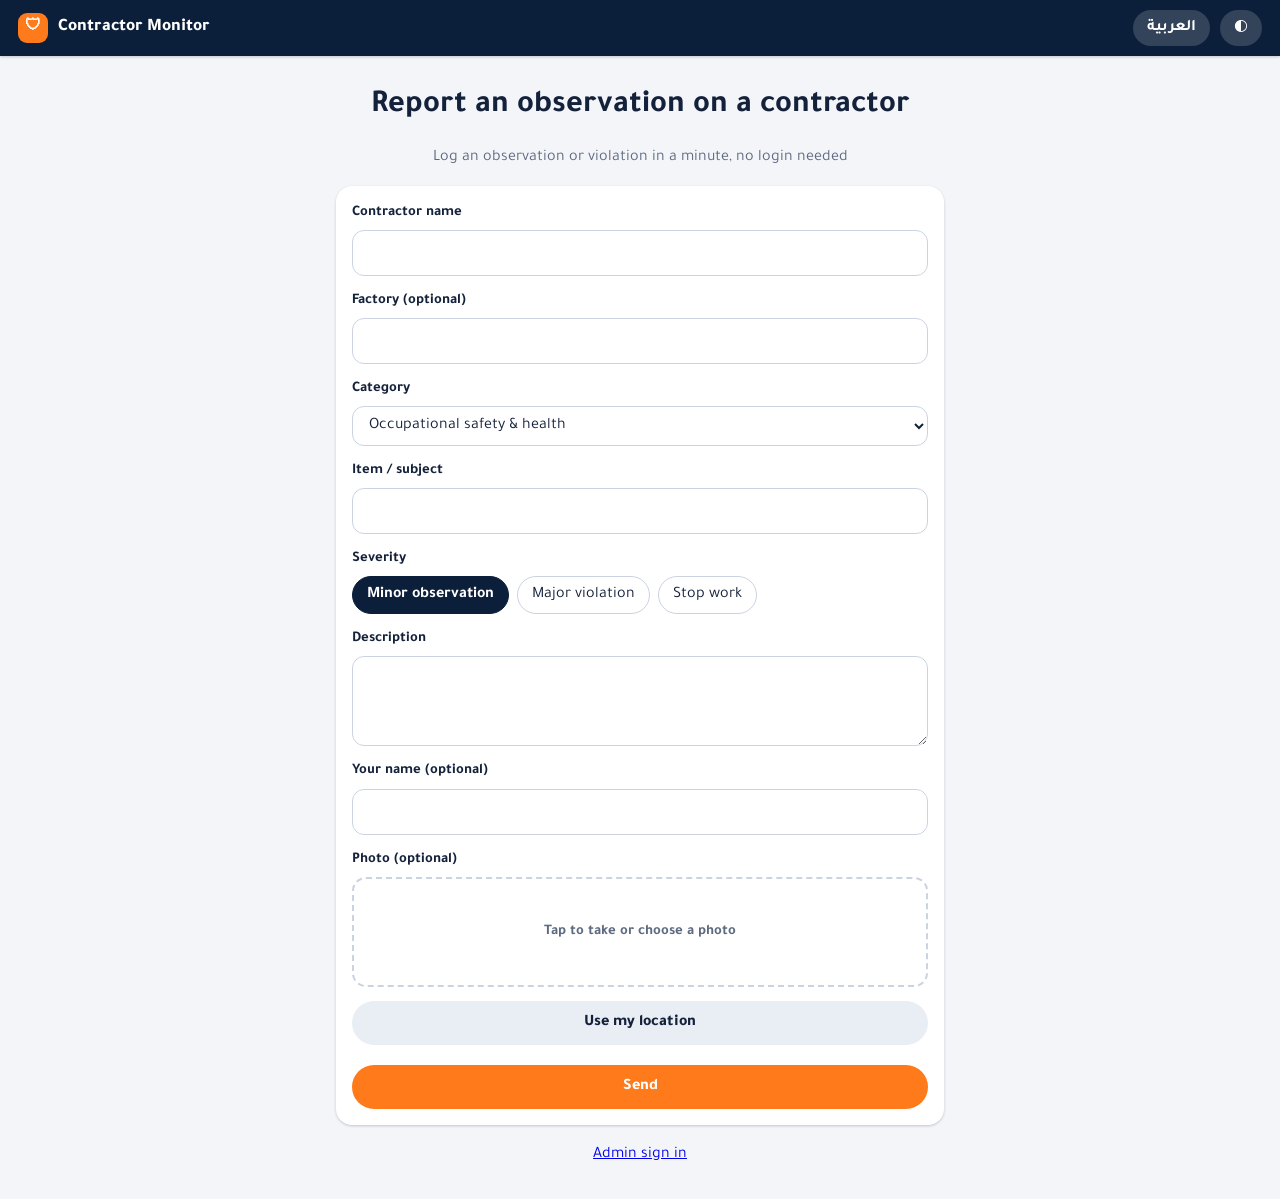
<file: index.html>
<!doctype html>
<html lang="ar" dir="rtl">
<head>
<meta charset="utf-8">
<meta name="viewport" content="width=device-width,initial-scale=1">
<title>مراقب المقاولين</title>
<link href="https://fonts.googleapis.com/css2?family=Tajawal:wght@400;500;700;800&display=swap" rel="stylesheet">
<link rel="stylesheet" href="assets/app.css">
<script src="config.js"></script><script src="assets/options.js"></script><script src="assets/common.js"></script>
</head>
<body>
<div id="top"></div>
<main class="narrow">
  <div class="hero"><h1 data-i="submitTitle"></h1><p class="muted" data-i="submitSub"></p></div>
  <form id="f" class="card" novalidate>
    <div class="field"><label data-i="contractor" for="contractor"></label><input id="contractor" maxlength="120"></div>
    <div class="field"><label data-i="factory" for="factory"></label><input id="factory" maxlength="120"></div>
    <div class="field"><label data-i="category" for="cat"></label><select id="cat"></select></div>
    <div class="field"><label data-i="item" for="item"></label><input id="item" maxlength="160"></div>
    <div class="field"><span class="lbl" data-i="severity"></span><div id="sev" class="chips"></div></div>
    <div class="field"><label data-i="desc" for="desc"></label><textarea id="desc" maxlength="2000"></textarea></div>
    <div class="field"><label data-i="reporter" for="reporter"></label><input id="reporter" maxlength="80" autocomplete="name"></div>
    <div class="field"><span class="lbl" data-i="photo"></span>
      <label class="photo-drop"><span id="dropTxt" data-i="addPhoto"></span><img id="prev" class="hide" alt=""><input id="photo" type="file" accept="image/*" class="hide"></label></div>
    <div class="field"><button type="button" class="btn tonal" id="geo" data-i="getLoc"></button><span id="geoMsg" class="muted"></span></div>
    <div id="err" class="msg err hide"></div>
    <button class="btn" id="send" type="submit" data-i="send" style="width:100%"></button>
  </form>
  <div id="done" class="card hide" style="text-align:center">
    <h2 id="doneMsg"></h2><p class="muted" id="doneNo"></p><button class="btn" id="again" data-i="another"></button>
  </div>
  <p class="muted" style="text-align:center;margin-top:18px"><a href="admin.html" data-i="adminLogin"></a></p>
</main>
<script src="assets/submit.js"></script>
</body>
</html>
</file>
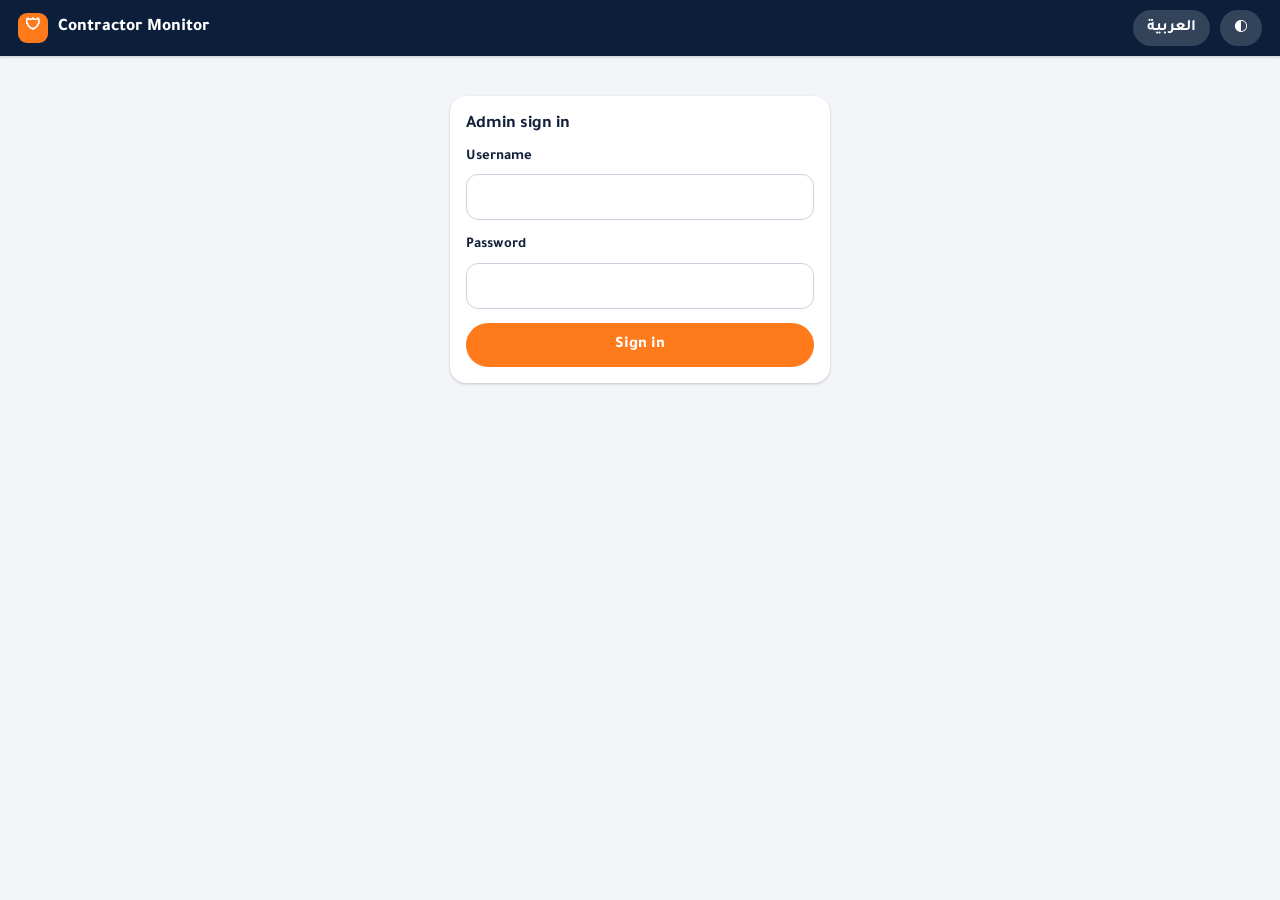
<file: admin.html>
<!doctype html>
<html lang="ar" dir="rtl">
<head>
<meta charset="utf-8">
<meta name="viewport" content="width=device-width,initial-scale=1">
<title>مراقب المقاولين</title>
<link href="https://fonts.googleapis.com/css2?family=Tajawal:wght@400;500;700;800&display=swap" rel="stylesheet">
<link rel="stylesheet" href="assets/app.css">
<script src="config.js"></script><script src="assets/options.js"></script><script src="assets/common.js"></script>
</head>
<body>
<div id="top"></div>
<main id="root"></main>
<script src="assets/admin.js"></script>
</body>
</html>
</file>
<file: assets/app.css>
:root{--navy:#0B1F3A;--orange:#FF7A1A;--green:#1E9E5A;--red:#D93636;--amber:#E8A200;
 --bg:#F3F5F9;--surface:#fff;--surface-2:#E9EDF4;--text:#14213A;--muted:#5E6A80;--outline:#CBD3E1;
 --shadow:0 1px 3px rgba(11,31,58,.14),0 1px 2px rgba(11,31,58,.08);--radius:16px}
:root[data-theme=dark]{--bg:#0A1426;--surface:#12213B;--surface-2:#1A2C4B;--text:#E6EBF5;--muted:#9AA7BF;--outline:#2C3E60;
 --green:#46C987;--red:#FF7A7A;--amber:#F3C14A;--shadow:0 1px 3px rgba(0,0,0,.6)}
*{box-sizing:border-box}html,body{margin:0}
body{font-family:'Tajawal','Cairo','Segoe UI',system-ui,sans-serif;background:var(--bg);color:var(--text);line-height:1.5;min-height:100vh}
.hide{display:none!important}
.topbar{position:sticky;top:0;z-index:20;display:flex;align-items:center;gap:10px;padding:10px 18px;background:var(--navy);color:#fff;box-shadow:var(--shadow)}
.brand{display:flex;align-items:center;gap:10px;font-weight:800;font-size:1.1rem;flex:1}
.brand .dot{width:30px;height:30px;border-radius:9px;background:var(--orange);display:grid;place-items:center;font-size:1rem}
.iconbtn,.btn{font:inherit;cursor:pointer;border:0;border-radius:999px}
.iconbtn{background:rgba(255,255,255,.16);color:#fff;padding:6px 14px;font-weight:700}
.btn{background:var(--orange);color:#fff;padding:10px 22px;font-weight:800}
.btn.tonal{background:var(--surface-2);color:var(--text)}
.btn:disabled{opacity:.55;cursor:default}
.wrap{max-width:1180px;margin:0 auto;padding:16px}
.narrow{max-width:640px;margin:0 auto;padding:16px}
.card{background:var(--surface);border-radius:var(--radius);box-shadow:var(--shadow);padding:16px}
.hero{text-align:center;margin:10px 0 16px}
h1,h2,h3{margin:0 0 8px}h2{font-size:1.1rem}
.muted{color:var(--muted)}
.field{display:flex;flex-direction:column;gap:6px;margin-bottom:14px}
.field>label,.lbl{font-weight:700;font-size:.92rem}
input,select,textarea{font:inherit;color:var(--text);background:var(--surface);border:1.5px solid var(--outline);border-radius:12px;padding:10px 12px;width:100%}
input:focus,select:focus,textarea:focus{outline:2px solid var(--orange);border-color:var(--orange)}
textarea{min-height:90px;resize:vertical}
.chips{display:flex;flex-wrap:wrap;gap:8px}
.chip{border:1.5px solid var(--outline);border-radius:999px;padding:6px 14px;cursor:pointer;user-select:none;background:var(--surface)}
.chip.on{background:var(--navy);color:#fff;border-color:var(--navy);font-weight:700}
:root[data-theme=dark] .chip.on{background:var(--orange);border-color:var(--orange)}
.msg{padding:10px 14px;border-radius:12px;margin-bottom:12px}.msg.err{background:#fde7e7;color:#9b1c1c}
:root[data-theme=dark] .msg.err{background:#4a1d1d;color:#ffd0d0}
.photo-drop{display:grid;place-items:center;min-height:110px;border:2px dashed var(--outline);border-radius:14px;cursor:pointer;color:var(--muted);overflow:hidden}
.photo-drop img{max-width:100%;max-height:260px}
.spin{display:inline-block;width:22px;height:22px;border:3px solid var(--outline);border-top-color:var(--orange);border-radius:50%;animation:s 1s linear infinite}
@keyframes s{to{transform:rotate(360deg)}}
.login{max-width:380px;margin:40px auto}
.tabs{display:flex;gap:6px;overflow-x:auto;margin-bottom:14px}
.tab{padding:8px 16px;border-radius:999px;background:var(--surface);border:1.5px solid var(--outline);cursor:pointer;white-space:nowrap;font-weight:700}
.tab.on{background:var(--navy);color:#fff;border-color:var(--navy)}
:root[data-theme=dark] .tab.on{background:var(--orange);border-color:var(--orange)}
.kpis{display:grid;grid-template-columns:repeat(auto-fit,minmax(130px,1fr));gap:10px;margin-bottom:14px}
.kpi{background:var(--surface);border-radius:var(--radius);box-shadow:var(--shadow);padding:14px;text-align:center;border-top:4px solid var(--outline)}
.kpi b{display:block;font-size:1.7rem}.kpi span{color:var(--muted);font-size:.85rem}
.kpi.red{border-top-color:var(--red)}.kpi.green{border-top-color:var(--green)}.kpi.orange{border-top-color:var(--orange)}.kpi.amber{border-top-color:var(--amber)}
.grid2{display:grid;grid-template-columns:repeat(auto-fit,minmax(300px,1fr));gap:14px}
.filters{display:flex;flex-wrap:wrap;gap:8px;margin-bottom:12px}.filters>*{flex:1 1 150px;width:auto}
.bar-row{display:grid;grid-template-columns:110px 1fr 30px;gap:8px;align-items:center;margin:6px 0;font-size:.9rem}
.bar{background:var(--surface-2);border-radius:99px;height:10px;overflow:hidden}.bar i{display:block;height:100%;background:var(--orange)}
.donut-wrap{display:flex;gap:16px;align-items:center;flex-wrap:wrap}
.legend div{display:flex;gap:8px;align-items:center;margin:3px 0}.legend i{width:12px;height:12px;border-radius:4px;display:inline-block}
.badge{display:inline-block;border-radius:999px;padding:2px 12px;font-size:.78rem;font-weight:700;color:#fff;white-space:nowrap}
.tbl{width:100%;border-collapse:collapse;background:var(--surface);border-radius:var(--radius);overflow:hidden;box-shadow:var(--shadow)}
.tbl th,.tbl td{padding:9px 10px;text-align:start;border-bottom:1px solid var(--surface-2);font-size:.9rem;vertical-align:middle}
.tbl th{background:var(--surface-2);font-size:.8rem;color:var(--muted)}
.tbl tr.click{cursor:pointer}.tbl tr.click:hover{background:var(--surface-2)}
.scroll{overflow-x:auto}
.avatar{width:38px;height:38px;border-radius:50%;object-fit:cover;background:var(--surface-2);display:inline-grid;place-items:center;font-weight:800;color:var(--navy);flex:none}
.avatar.lg{width:84px;height:84px;font-size:1.6rem}
.thumb{width:44px;height:44px;border-radius:10px;object-fit:cover}
.drawer-bg{position:fixed;inset:0;background:rgba(0,0,0,.45);z-index:40;display:flex;justify-content:flex-end}
.drawer{background:var(--bg);width:min(520px,100%);height:100%;overflow:auto;padding:16px}
.row{display:flex;gap:10px;align-items:center}
.kv{display:grid;grid-template-columns:130px 1fr;gap:6px;margin:6px 0;font-size:.92rem}.kv b{color:var(--muted);font-weight:600}
.factory-chips{display:flex;gap:8px;flex-wrap:wrap}
.synced{font-size:.8rem;color:var(--muted);margin-bottom:8px}
.pbar{background:var(--surface-2);border-radius:99px;height:8px;overflow:hidden;min-width:70px}.pbar i{display:block;height:100%}
</file>
